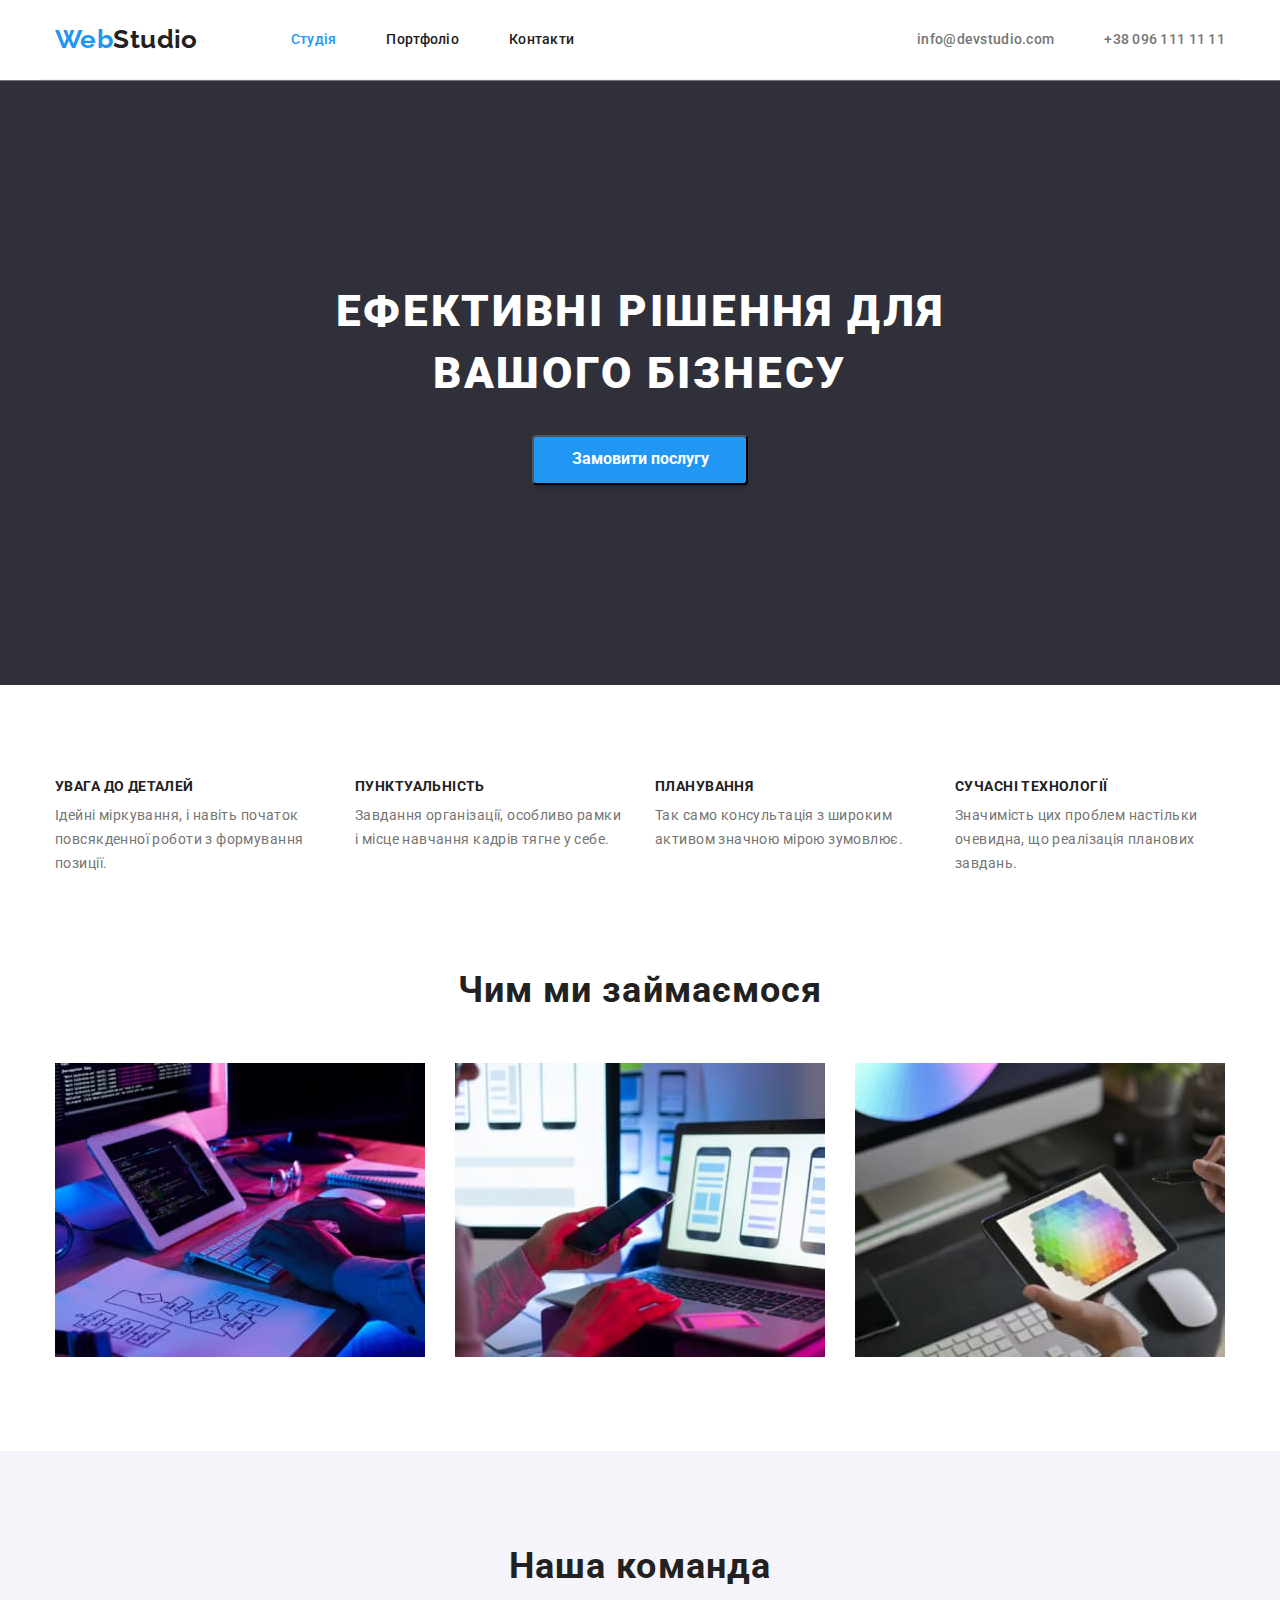
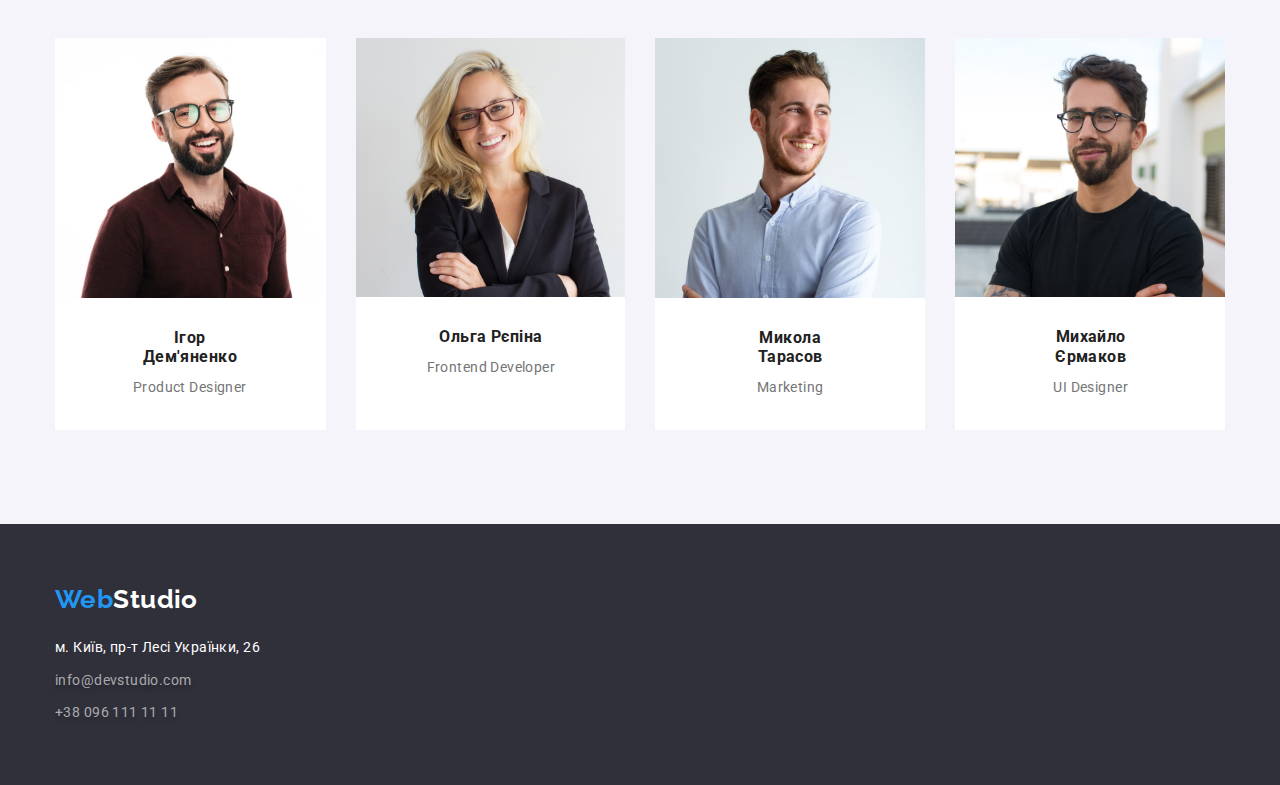
<file: index.html>
<!DOCTYPE html>
<html lang="uk">

<head>
    <meta charset="UTF-8" />
    <meta http-equiv="X-UA-Compatible" content="IE=edge" />
    <meta name="viewport" content="width=device-width, initial-scale=1.0" />
    <title>Document</title>
    <link rel="preconnect" href="https://fonts.googleapis.com" />
    <link rel="preconnect" href="https://fonts.gstatic.com" crossorigin />
    <link
        href="https://fonts.googleapis.com/css2?family=Raleway:wght@700&family=Roboto:wght@400;500;700;900&display=swap"
        rel="stylesheet" />
    <link rel="stylesheet"
        href="https://cdnjs.cloudflare.com/ajax/libs/modern-normalize/1.1.0/modern-normalize.min.css" />
    <link rel="stylesheet" href="./css/style.css" />
</head>

<body>
    <header class="main-header">
        <div class="container main-nav">
            <nav class="nav-logo">
                <a href="./index.html" class="logo not-link"><span class="first-color-logo">Web</span><span
                        class="second-color-logo">Studio</span></a>
                <ul class="site-nav not-ul">
                    <li class="item">
                        <a href="./index.html" class="link current not-link">Студія</a>
                    </li>
                    <li class="item">
                        <a href="./portfolio.html" class="link not-link">Портфоліо</a>
                    </li>
                    <li class="item"><a href="#Kontakt" class="link not-link">Контакти</a></li>
                </ul>
            </nav>
            <ul class="header-contacts not-ul">
                <li class="item">
                    <a href="mailto:info@devstudio.com" class="not-link">info@devstudio.com</a>
                </li>
                <li class="item">
                    <a href="tel:+380961111111" class="not-link">+38 096 111 11 11</a>
                </li>
            </ul>
        </div>
    </header>
    <main>
        <!-- Hero section -->
        <section class="hero">
            <h1 class="hero-title">
                Ефективні рішення для <br />
                вашого бізнесу
            </h1>
            <button type="button" class="btn">Замовити послугу</button>
        </section>
        <!-- specialty -->
        <section class="section">
            <div class="container">
                <h2 class="visually-hidden">Особливості</h2>
                <ul class="feauters-list not-ul">
                    <li class="item">
                        <h3 class="feauters-title">Увага до деталей</h3>
                        <p>
                            Ідейні міркування, і навіть початок повсякденної роботи з
                            формування позиції.
                        </p>
                    </li>
                    <li class="item">
                        <h3 class="feauters-title">Пунктуальність</h3>
                        <p>
                            Завдання організації, особливо рамки і місце навчання кадрів
                            тягне у себе.
                        </p>
                    </li>
                    <li class="item">
                        <h3 class="feauters-title">Планування</h3>
                        <p>
                            Так само консультація з широким активом значною мірою зумовлює.
                        </p>
                    </li>
                    <li class="item">
                        <h3 class="feauters-title">Сучасні технології</h3>
                        <p>
                            Значимість цих проблем настільки очевидна, що реалізація
                            планових завдань.
                        </p>
                    </li>
                </ul>
            </div>
        </section>
        <!--what do we do-->
        <section class="section services">
            <div class="container">
                <h2 class="services-title">Чим ми займаємося</h2>
                <ul class="not-ul services-list">
                    <li class="item">
                        <img src="./images/we_do/1.jpeg" alt="створення сайтів" width="370" />
                    </li>
                    <li class="item">
                        <img src="./images/we_do/2.jpeg" alt="адаптація сайту під телефон" width="370" />
                    </li>
                    <li class="item">
                        <img src="./images/we_do/3.jpeg" alt="графічний дизайн" width="370" />
                    </li>
                </ul>
            </div>
        </section>
        <!--team-->
        <section class="section section-team">
            <div class="container">
                <h2 class="team-title">Наша команда</h2>
                <ul class="team-list not-ul">
                    <li class="team-photos">
                        <img src="./images/team/idemjanenko.jpeg" alt="idemjanenko" width="270" />
                        <div class="ihor">
                            <h3 class="worker-name">Ігор Дем'яненко</h3>
                            <p>Product Designer</p>
                        </div>
                    </li>
                    <li class="team-photos">
                        <img src="./images/team/orepina.jpeg" alt="orepina" width="270" />
                        <div class="olha">
                            <h3 class="worker-name">Ольга Рєпіна</h3>
                            <p>Frontend Developer</p>
                        </div>
                    </li>
                    <li class="team-photos">
                        <img src="./images/team/mtarasov.jpeg" alt="mtarasov" width="270" />
                        <div class="mykola">
                            <h3 class="worker-name">Микола Тарасов</h3>
                            <p>Marketing</p>
                        </div>
                    </li>
                    <li class="team-photos">
                        <img src="./images/team/mermakov.jpeg" alt="mermakov" width="270" />
                        <div class="myhailo">
                            <h3 class="worker-name">Михайло Єрмаков</h3>
                            <p>UI Designer</p>
                        </div>
                    </li>
                </ul>
            </div>
        </section>
    </main>
    <footer id="Kontakt" class="site-footer">
        <div class="container">
            <div class="logo-footer">
                <a href="./index.html" class="logo footer not-link"><span class="first-color-logo">Web</span><span
                        class="third-color-logo">Studio</span></a>
            </div>
            <address class="footer-links">
                <ul class="not-ul footer-list">
                    <li class="item">
                        <a href="https://goo.gl/maps/CPtrU1FHBa2aNyZL9" target="_blank"
                            rel="noopener noreferrer nofollow" class="address not-link">м. Київ, пр-т Лесі Українки,
                            26</a>
                    </li>
                    <li class="item">
                        <a href="mailto:info@devstudio.com" class="footer-mail not-link">info@devstudio.com</a>
                    </li>
                    <li class="item">
                        <a href="tel:+380961111111" class="footer-phone not-link">+38 096 111 11 11</a>
                    </li>
                </ul>
            </address>
        </div>
    </footer>
</body>

</html>
</file>
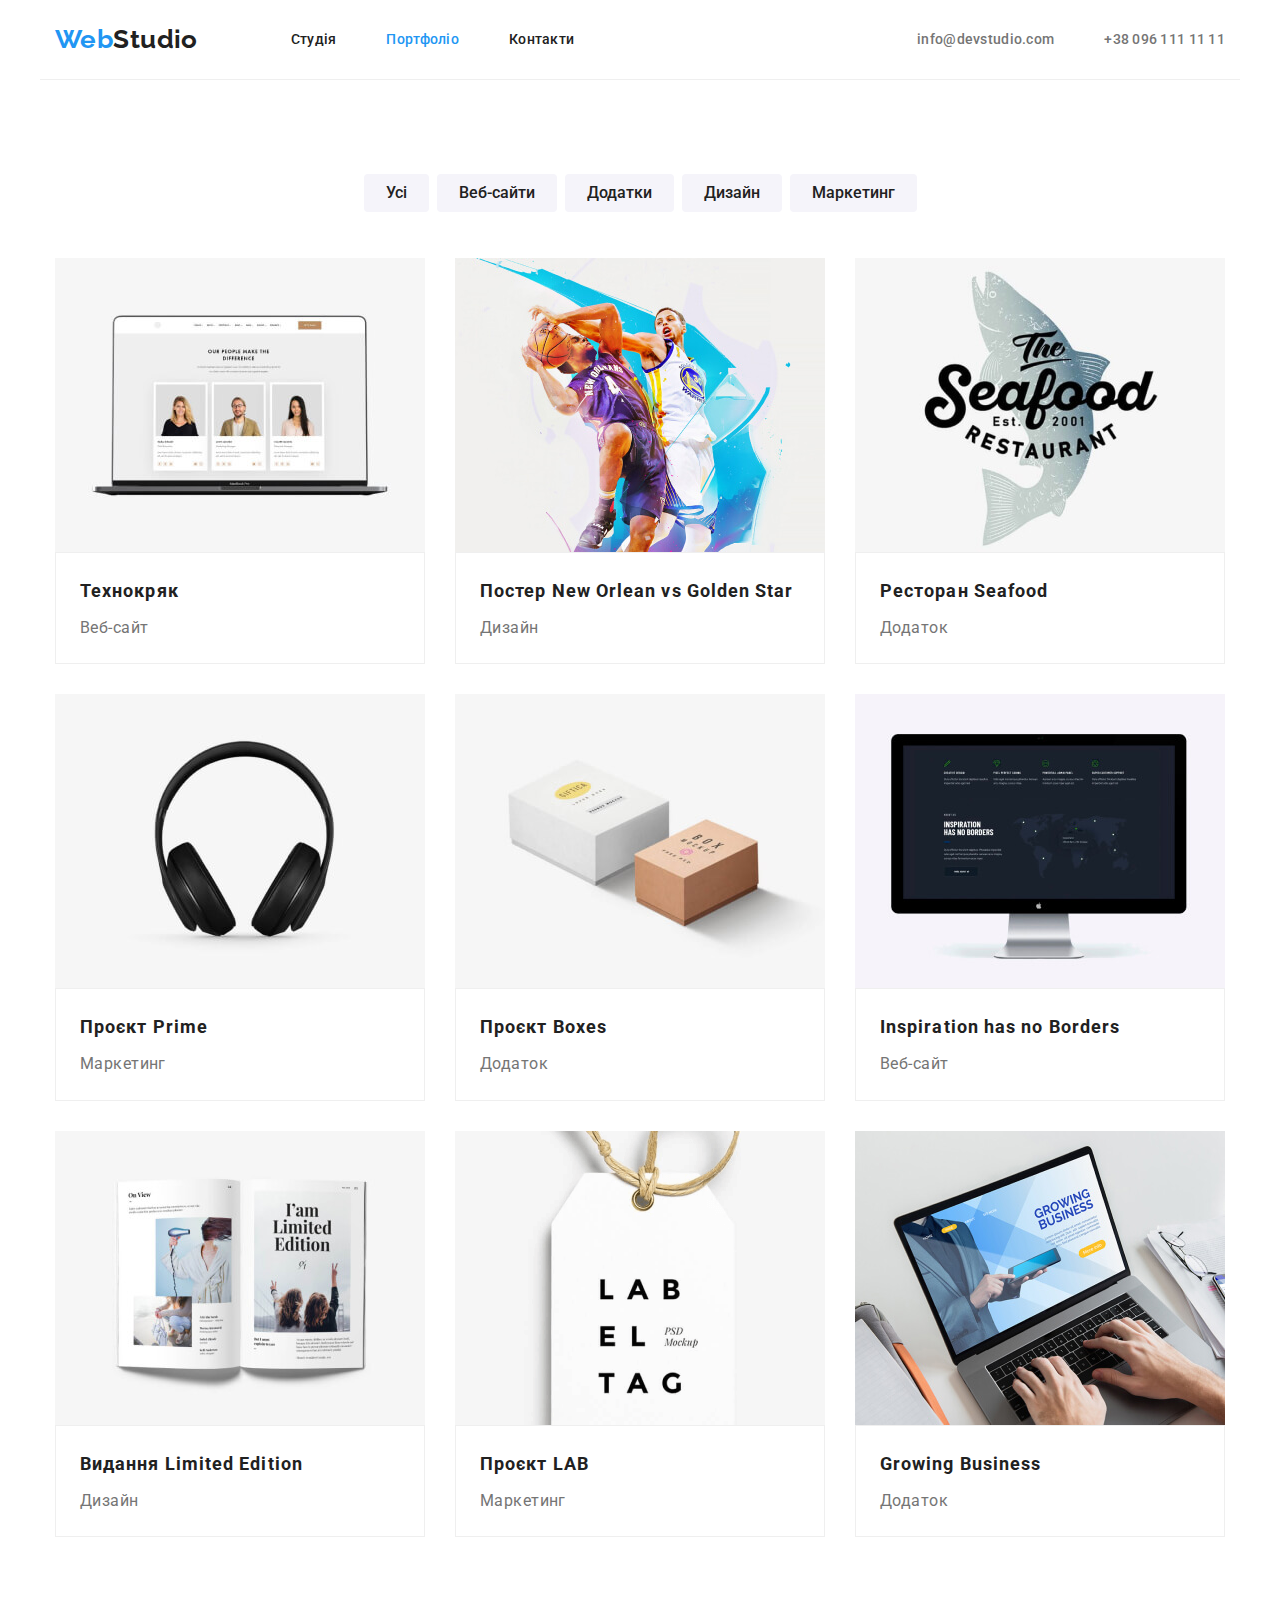
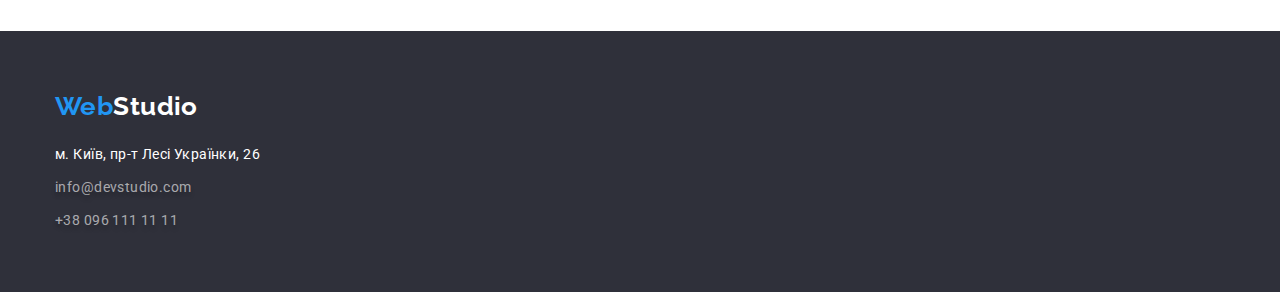
<file: portfolio.html>
<!DOCTYPE html>
<html lang="uk">

<head>
  <meta charset="UTF-8" />
  <meta http-equiv="X-UA-Compatible" content="IE=edge" />
  <meta name="viewport" content="width=device-width, initial-scale=1.0" />
  <title>Document</title>
  <link rel="preconnect" href="https://fonts.googleapis.com" />
  <link rel="preconnect" href="https://fonts.gstatic.com" crossorigin />
  <link href="https://fonts.googleapis.com/css2?family=Raleway:wght@700&family=Roboto:wght@400;500;700;900&display=swap"
    rel="stylesheet" />
  <link rel="stylesheet"
    href="https://cdnjs.cloudflare.com/ajax/libs/modern-normalize/1.1.0/modern-normalize.min.css" />
  <link rel="stylesheet" href="./css/style.css" />
</head>

<body>
  <header>
    <div class="container main-nav">
      <nav class="nav-logo">
        <a href="./index.html" class="logo not-link"><span class="first-color-logo">Web</span><span
            class="second-color-logo">Studio</span></a>
        <ul class="site-nav not-ul">
          <li class="item">
            <a href="./index.html" class="link not-link">Студія</a>
          </li>
          <li class="item">
            <a href="./portfolio.html" class="link current not-link">Портфоліо</a>
          </li>
          <li class="item"><a href="#Kontakt" class="link not-link">Контакти</a></li>
        </ul>
      </nav>
      <ul class="header-contacts not-ul">
        <li class="item">
          <a href="mailto:info@devstudio.com" class="not-link">info@devstudio.com</a>
        </li>
        <li class="item">
          <a href="tel:+380961111111" class="not-link">+38 096 111 11 11</a>
        </li>
      </ul>
    </div>
  </header>
  <main>
    <section class="section portfolio-site">
      <div class="container">
        <h1 class="visually-hidden">Портфоліо</h1>
        <ul class="portfolio-btns not-ul">
          <li class="item">
            <button type="button" class="btn-portfolio">Усі</button>
          </li>
          <li class="item">
            <button type="button" class="btn-portfolio">Веб-сайти</button>
          </li>
          <li class="item">
            <button type="button" class="btn-portfolio">Додатки</button>
          </li>
          <li class="item">
            <button type="button" class="btn-portfolio">Дизайн</button>
          </li>
          <li class="item">
            <button type="button" class="btn-portfolio">Маркетинг</button>
          </li>
        </ul>
        <ul class="portfolio-list not-ul">
          <li class="item">
            <a href="#" class="not-link">
              <img src="./images/portfolio/tehnocryak.jpeg" alt="Технокряк" width="370" />
              <div class="border">
                <h2 class="portfolio-titles">Технокряк</h2>
                <p class="portfolio-txt">Веб-сайт</p>
              </div>
            </a>
          </li>
          <li class="item">
            <a href="#" class="not-link">
              <img src="./images/portfolio/basket.jpeg" alt="Постер New Orlean vs Golden Star" width="370" />
              <div class="border">
                <h2 class="portfolio-titles">
                  Постер New Orlean vs Golden Star
                </h2>
                <p class="portfolio-txt">Дизайн</p>
              </div>
            </a>
          </li>
          <li class="item">
            <a href="#" class="not-link">
              <img src="./images/portfolio/seafood.jpeg" alt="Ресторан Seafood" width="370" />
              <div class="border">
                <h2 class="portfolio-titles">Ресторан Seafood</h2>
                <p class="portfolio-txt">Додаток</p>
              </div>
            </a>
          </li>
          <li class="item">
            <a href="#" class="not-link">
              <img src="./images/portfolio/prime.jpeg" alt="Проєкт Prime" width="370" />
              <div class="border">
                <h2 class="portfolio-titles">Проєкт Prime</h2>
                <p class="portfolio-txt">Маркетинг</p>
              </div>
            </a>
          </li>
          <li class="item">
            <a href="#" class="not-link">
              <img src="./images/portfolio/bs.jpeg" alt="Проєкт Boxes" width="370" />
              <div class="border">
                <h2 class="portfolio-titles">Проєкт Boxes</h2>
                <p class="portfolio-txt">Додаток</p>
              </div>
            </a>
          </li>
          <li class="item">
            <a href="#" class="not-link">
              <img src="./images/portfolio/insp.jpeg" alt="Inspiration has no Borders" width="370" />
              <div class="border">
                <h2 class="portfolio-titles">Inspiration has no Borders</h2>
                <p class="portfolio-txt">Веб-сайт</p>
              </div>
            </a>
          </li>
          <li class="item">
            <a href="#" class="not-link">
              <img src="./images/portfolio/le.jpeg" alt="Видання Limited Edition" width="370" />
              <div class="border">
                <h2 class="portfolio-titles">Видання Limited Edition</h2>
                <p class="portfolio-txt">Дизайн</p>
              </div>
            </a>
          </li>
          <li class="item">
            <a href="#" class="not-link">
              <img src="./images/portfolio/lab.png" alt="Проєкт LAB" width="370" />
              <div class="border">
                <h2 class="portfolio-titles">Проєкт LAB</h2>
                <p class="portfolio-txt">Маркетинг</p>
              </div>
            </a>
          </li>
          <li class="item">
            <a href="#" class="not-link">
              <img src="./images/portfolio/g-business.jpeg" alt="Growing Business" width="370" />
              <div class="border">
                <h2 class="portfolio-titles">Growing Business</h2>
                <p class="portfolio-txt">Додаток</p>
              </div>
            </a>
          </li>
        </ul>
      </div>
    </section>
  </main>
  <footer id="Kontakt" class="site-footer">
    <div class="container">
      <div class="logo-footer">
        <a href="./index.html" class="logo footer not-link"><span class="first-color-logo">Web</span><span
            class="third-color-logo">Studio</span></a>
      </div>
      <address class="footer-links">
        <ul class="not-ul footer-list">
          <li class="item">
            <a href="https://goo.gl/maps/CPtrU1FHBa2aNyZL9" target="_blank" rel="noopener noreferrer nofollow"
              class="address not-link">м. Київ, пр-т Лесі Українки, 26</a>
          </li>
          <li class="item">
            <a href="mailto:info@devstudio.com" class="footer-mail not-link">info@devstudio.com</a>
          </li>
          <li class="item">
            <a href="tel:+380961111111" class="footer-phone not-link">+38 096 111 11 11</a>
          </li>
        </ul>
      </address>
    </div>
  </footer>
</body>

</html>
</file>
<file: css/style.css>
html {
    box-sizing: border-box;
}

*,
*::after,
*::before {
    box-sizing: inherit;
}

:root {
    --title-text-color: #212121;
    --main-text-color: #757575;
    --light-text-color: #ffffff;
    --accent-color: #2196f3;
    --dark-bg-color: #2f303a;
    --light-bg-color: #f5f4fa;
    --phone-footer-color: rgba(255, 255, 255, 0.6);
    --btn-focus-hover: #188ce8;
    --border-color: #eeee;
}

body {
    margin: 0;
    color: var(--main-text-color);
    background-color: var(--light-text-color);
/* основний шрифт */
    font-family: "Roboto", sans-serif;
    font-size: 14px;
    line-height: 1.7;
    letter-spacing: 0.03em;
}

/* cleaning */
h1,
h2,
h3,
h4,
h5,
h6,
p,
ul {
    margin: 0;
}

ul {
    padding-left: 0;
}

.not-link {
    text-decoration: none;
}

/* start */
.container {
    width: 1200px;
    margin-left: auto;
    margin-right: auto;
    padding-left: 15px;
    padding-right: 15px;
}

/* header */

.main-header {
    border-bottom: 1px solid;
}

.main-nav {
    display: flex;
    align-items: center;
    border-bottom: 1px solid var(--border-color);
}

.nav-logo {
    display: flex;
    align-items: center;
}

.first-color-logo {
    color: var(--accent-color);
}

.second-color-logo {
    color: var(--title-text-color);
}

.third-color-logo {
    color: var(--light-text-color);
}

.logo {
    font-family: "Raleway", sans-serif;
    font-weight: 700;
    font-size: 26px;
    line-height: 1.2;
    display: inline-block;
}

.not-ul {
    list-style: none;
}

/* navigation */
.site-nav a {
    color: var(--title-text-color);
}

.site-nav a:hover,
.site-nav a:focus {
    color: var(--accent-color);
}

.site-nav {
    font-weight: 500;
    font-size: 14px;
    line-height: 1.1;
    letter-spacing: 0.02em;

    display: flex;
    margin-left: 93px;
}

.site-nav .link {
    display: block;
    padding-top: 32px;
    padding-bottom: 32px;
}

.site-nav .link.current {
    color: var(--accent-color);
}

.site-nav .item:not(:last-child) {
    margin-right: 50px;
}

/* header contacts */
.header-contacts a {
    color: var(--main-text-color);
}

.header-contacts a:hover,
.header-contacts a:focus {
    color: var(--accent-color);
}

.header-contacts {
    display: flex;
    font-weight: 500;
    font-size: 14px;
    line-height: 1.1;
    letter-spacing: 0.02em;

    margin-left: auto;
}

.header-contacts .item+.item {
    margin-left: 50px;
}

.header-contacts .not-link {
    padding-top: 32px;
    padding-bottom: 32px;
}

/* section hero */
.hero {
    background-color: var(--dark-bg-color);
    padding-top: 200px;
    padding-bottom: 200px;
}

.hero-title {
    color: var(--light-text-color);
    font-weight: 900;
    font-size: 44px;
    line-height: 1.4;
    letter-spacing: 0.06em;
    text-transform: uppercase;

    text-align: center;
    margin-bottom: 30px;
}

.btn {
    font-family: inherit;
    background-color: var(--accent-color);
    color: var(--light-text-color);
    cursor: pointer;
    display: block;
    width: 216px;
    height: 50px;
    box-shadow: 0px 4px 4px rgba(0, 0, 0, 0.15);
    border-radius: 4px;
    font-weight: 700;
    font-size: 16px;
    line-height: 1.9;

    padding: 0;
    margin: 0 auto;
    border-radius: 4px;
}

.btn:focus {
    background: var(--btn-focus-hover);
    box-shadow: 0px 4px 4px rgba(0, 0, 0, 0.15);
    border-radius: 4px;
}

.btn:hover {
    background: var(--btn-focus-hover);
    box-shadow: 0px 4px 4px rgba(0, 0, 0, 0.15);
    border-radius: 4px;
}

/* section fetures */

.section {
    padding-top: 94px;
    padding-bottom: 94px;
}

.visually-hidden {
    position: absolute;
    white-space: nowrap;
    width: 1px;
    height: 1px;
    overflow: hidden;
    border: 0;
    padding: 0;
    clip: rect(0 0 0 0);
    clip-path: inset(50%);
    margin: -1px;
}

.feauters-title {
    color: var(--title-text-color);
    font-weight: 700;
    font-size: 14px;
    line-height: 1.1;
    text-transform: uppercase;
    margin-bottom: 10px;
}

.feauters-list {
    display: flex;
}

.feauters-list .item:not(:last-child) {
    margin-right: 30px;
}

/* .feauters-list .item {
    gap: 30px;
  } */
.feauters-list .item {
    width: 270px;
}

/* section what we doing */
.services-title,
.team-title {
    color: var(--title-text-color);
    font-family: "Roboto";
    font-weight: 700;
    font-size: 36px;
    line-height: 1.2;
    letter-spacing: 0.03em;
    text-align: center;
    margin-bottom: 50px;
}

img {
    display: block;
    max-width: 100%;
    height: auto;
}

.services {
    padding-top: 0px;
}

.services-list {
    display: flex;
}

.services-list .item:not(:last-child) {
    margin-right: 30px;
}

/* section team */

.section-team {
    background-color: var(--light-bg-color);
}

.team-photos {
    background-color: var(--light-text-color);
}

.worker-name {
    color: var(--title-text-color);
    font-size: 16px;
    line-height: 1.2;
    margin-bottom: 10px;
}

.team-list {
    display: flex;
}

.team-list .team-photos:not(:last-child) {
    margin-right: 30px;
}

.ihor {
    padding: 30px 71px 30px 70px;
    text-align: center;
}

.olha {
    padding: 30px 61px 30px 62px;
    text-align: center;
}

.mykola {
    padding: 30px 70px 30px 70px;
    text-align: center;
}

.myhailo {
    padding: 30px 62px 30px 63px;
    text-align: center;
}

/* section footer */

.site-footer {
    background-color: var(--dark-bg-color);
}

.footer-links a {
    font-style: normal;
}

.footer-list .item:not(:last-child) {
    margin-bottom: 9px;
}

.address {
    color: var(--light-text-color);
}

.footer-mail,
.footer-phone {
    color: var(--phone-footer-color);
    text-shadow: 0px 4px 4px rgba(0, 0, 0, 0.25);
}

.address:hover,
.address:focus {
    color: var(--accent-color);
}

.footer-mail:hover,
.footer-mail:focus {
    color: var(--accent-color);
}

.footer-phone:hover,
.footer-mail:focus {
    color: var(--accent-color);
}

.logo-footer {
    display: inline-block;
    margin-bottom: 20px;
}

/* portfolio */

.portfolio-btns {
    display: flex;
    justify-content: center;
}

.btn-portfolio {
    font-family: inherit;
    font-weight: 500;
    font-size: 16px;
    line-height: 1.6;
    background-color: var(--light-bg-color);
    color: var(--title-text-color);
    cursor: pointer;
    padding: 6px 22px;
    display: block;
    border: none;
    border-radius: 4px;
}

.portfolio-btns .item:not(:last-child) {
    margin-right: 8px;
    margin-bottom: 46px;
}

.btn-portfolio:hover {
    background-color: var(--accent-color);
    color: var(--light-text-color);
}

.btn-portfolio:focus {
    background-color: var(--accent-color);
    color: var(--light-text-color);
}

.portfolio-titles {
    font-weight: 700;
    font-size: 18px;
    line-height: 2;
    letter-spacing: 0.06em;
    color: var(--title-text-color);

    margin-bottom: 4px;
}

.portfolio-txt {
    font-size: 16px;
    line-height: 1.9;
    color: var(--main-text-color);
}

.not-link {
    text-decoration: none;
}

.portfolio-list {
    display: flex;
    flex-wrap: wrap;
}

.portfolio-list .item {
    margin-right: 30px;
    margin-bottom: 30px;
}

.portfolio-list .item:nth-child(3n) {
    margin-right: 0;
}

.portfolio-list .item:nth-last-child(-n + 3) {
    margin-bottom: 0px;
}

.border {
    border: 1px solid var(--border-color);
    padding: 20px 24px;
}

.site-footer {
    padding-top: 60px;
    padding-bottom: 60px;
}
</file>
